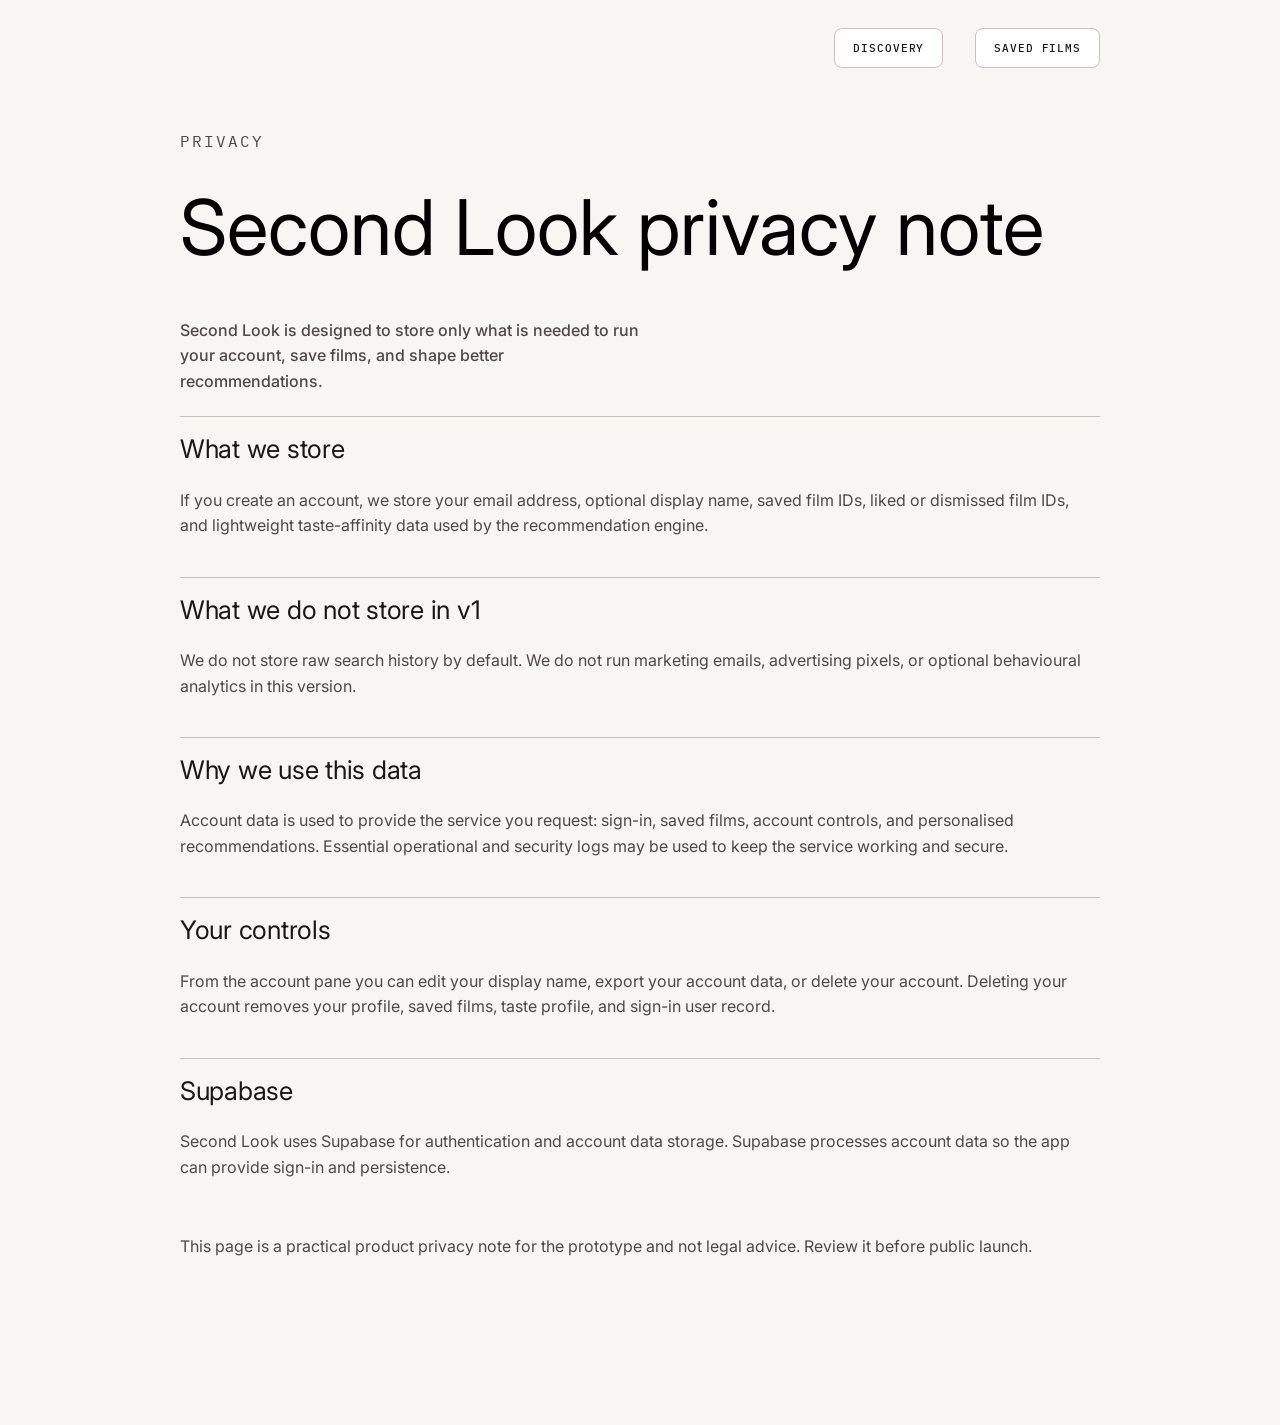
<file: privacy.html>
<!DOCTYPE html>
<html lang="en">
  <head>
    <meta charset="UTF-8" />
    <meta name="viewport" content="width=device-width, initial-scale=1.0" />
    <title>Privacy | Second Look</title>
    <link rel="preconnect" href="https://fonts.googleapis.com" />
    <link rel="preconnect" href="https://fonts.gstatic.com" crossorigin />
    <link
      href="https://fonts.googleapis.com/css2?family=IBM+Plex+Mono:wght@400;500;600&family=Inter:ital,wght@0,400;0,500;0,600;0,700;0,800;1,400&display=swap"
      rel="stylesheet"
    />
    <link rel="stylesheet" href="./styles.css?v=60" />
  </head>
  <body class="privacy-page">
    <div class="page-shell privacy-page-shell">
      <nav class="app-topbar" aria-label="Navigation">
        <a class="privacy-link" href="./index.html">Discovery</a>
        <a class="privacy-link" href="./saved.html">Saved films</a>
      </nav>

      <main class="card privacy-card">
        <p class="eyebrow">Privacy</p>
        <h1>Second Look privacy note</h1>
        <p class="hero-text">
          Second Look is designed to store only what is needed to run your account, save films, and shape better recommendations.
        </p>

        <section>
          <h2>What we store</h2>
          <p>
            If you create an account, we store your email address, optional display name, saved film IDs, liked or dismissed film IDs, and lightweight taste-affinity data used by the recommendation engine.
          </p>
        </section>

        <section>
          <h2>What we do not store in v1</h2>
          <p>
            We do not store raw search history by default. We do not run marketing emails, advertising pixels, or optional behavioural analytics in this version.
          </p>
        </section>

        <section>
          <h2>Why we use this data</h2>
          <p>
            Account data is used to provide the service you request: sign-in, saved films, account controls, and personalised recommendations. Essential operational and security logs may be used to keep the service working and secure.
          </p>
        </section>

        <section>
          <h2>Your controls</h2>
          <p>
            From the account pane you can edit your display name, export your account data, or delete your account. Deleting your account removes your profile, saved films, taste profile, and sign-in user record.
          </p>
        </section>

        <section>
          <h2>Supabase</h2>
          <p>
            Second Look uses Supabase for authentication and account data storage. Supabase processes account data so the app can provide sign-in and persistence.
          </p>
        </section>

        <p class="account-privacy-copy">
          This page is a practical product privacy note for the prototype and not legal advice. Review it before public launch.
        </p>
      </main>
    </div>
  </body>
</html>
</file>
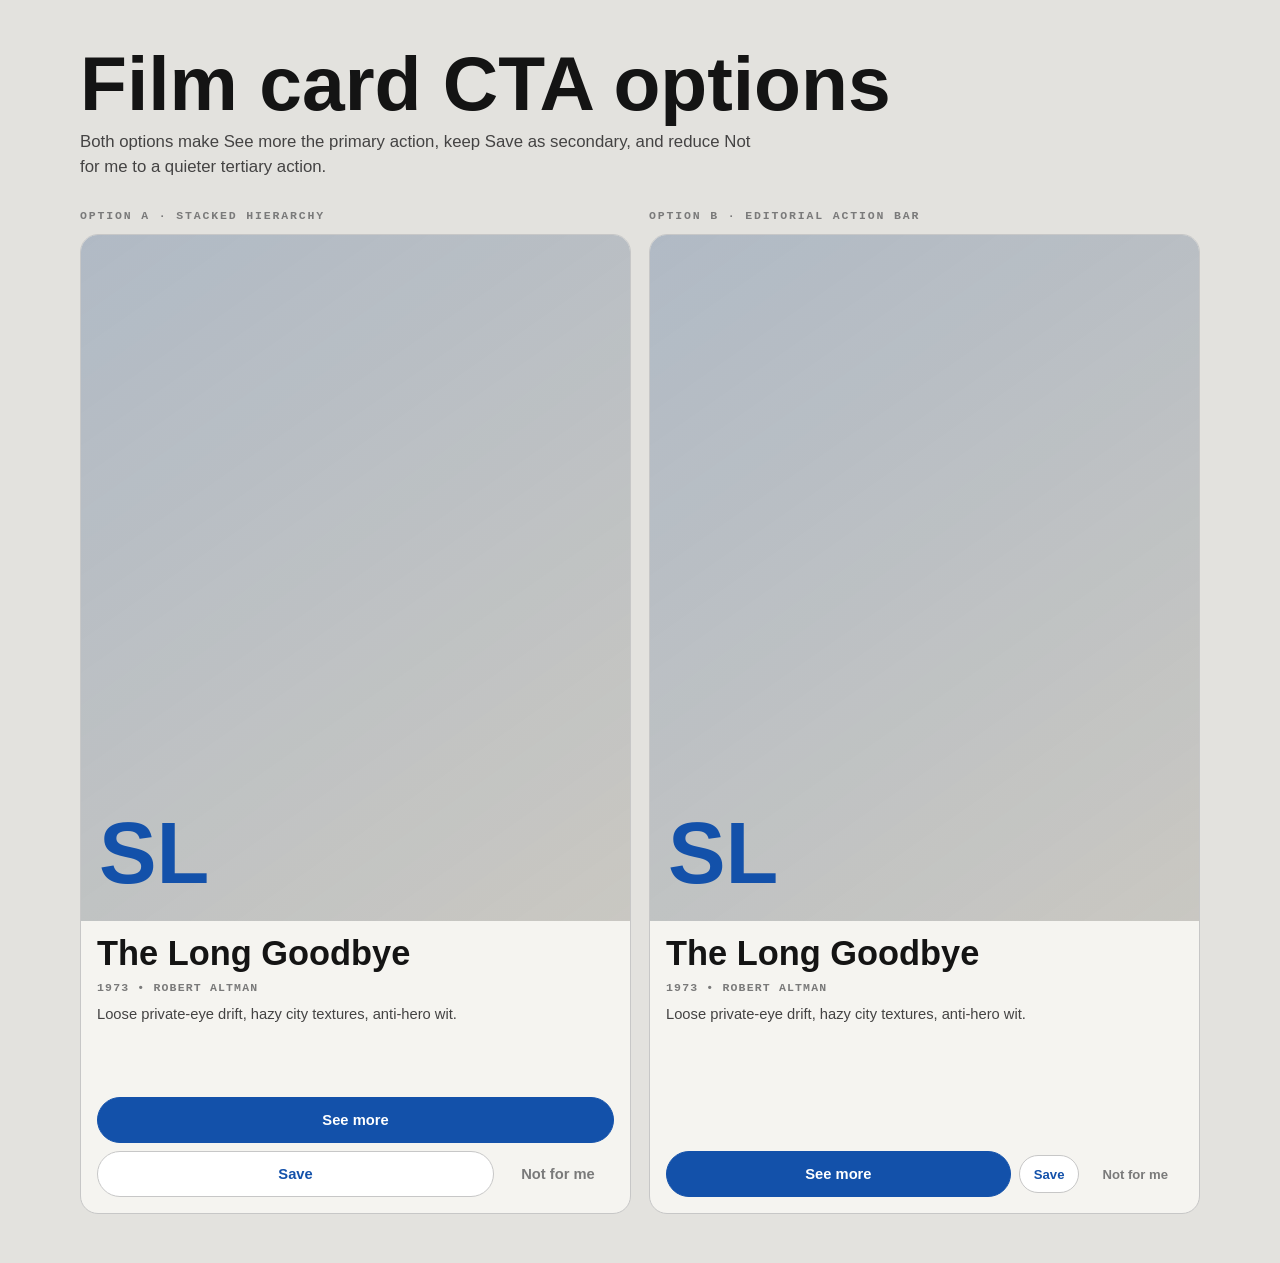
<file: QA/design-mockups/film-card-cta-options.html>
<!DOCTYPE html>
<html lang="en">
  <head>
    <meta charset="UTF-8" />
    <meta name="viewport" content="width=device-width, initial-scale=1.0" />
    <title>Second Look Film Card CTA Options</title>
    <style>
      :root {
        --bg: #e3e2de;
        --paper: #f5f4f0;
        --ink: #141414;
        --text: #444343;
        --muted: #7a7a7a;
        --line: #c7c7c7;
        --accent: #1351aa;
        --accent-soft: #dbe6f6;
        --save: #0f4d2c;
        --save-soft: #dce9df;
        --save-ink: #0f4d2c;
        --radius-md: 18px;
        --radius-pill: 999px;
        --display: "Helvetica Neue", Helvetica, Arial, sans-serif;
        --body: "Helvetica Neue", Helvetica, Arial, sans-serif;
        --mono: "IBM Plex Mono", ui-monospace, SFMono-Regular, Menlo, monospace;
        --control-height: 46px;
        --control-height-compact: 38px;
        --control-padding-x: 18px;
      }

      * {
        box-sizing: border-box;
      }

      body {
        margin: 0;
        min-height: 100vh;
        background: var(--bg);
        color: var(--ink);
        font-family: var(--body);
      }

      main {
        width: min(1120px, calc(100vw - 32px));
        margin: 0 auto;
        padding: 48px 0;
      }

      h1 {
        margin: 0 0 10px;
        font-size: clamp(2.2rem, 6vw, 5rem);
        line-height: 0.92;
      }

      .intro {
        max-width: 680px;
        margin: 0 0 30px;
        color: var(--text);
        font-size: 1.05rem;
        line-height: 1.5;
      }

      .options {
        display: grid;
        grid-template-columns: repeat(2, minmax(0, 1fr));
        gap: 18px;
      }

      .option-shell {
        display: grid;
        gap: 12px;
      }

      .option-label {
        margin: 0;
        color: var(--muted);
        font-family: var(--mono);
        font-size: 0.72rem;
        font-weight: 800;
        letter-spacing: 0.16em;
        text-transform: uppercase;
      }

      .film-card {
        overflow: hidden;
        border: 1px solid var(--line);
        border-radius: var(--radius-md);
        background: var(--paper);
      }

      .poster {
        aspect-ratio: 4 / 5;
        display: flex;
        align-items: flex-end;
        padding: 18px;
        background:
          linear-gradient(145deg, rgba(19, 81, 170, 0.18), rgba(20, 20, 20, 0.05)),
          #d3d1cb;
        color: var(--accent);
        font-family: var(--display);
        font-size: clamp(3rem, 8vw, 5.4rem);
        font-weight: 800;
      }

      .card-body {
        display: flex;
        min-height: 292px;
        flex-direction: column;
        gap: 10px;
        padding: 16px;
      }

      .card-title {
        margin: 0;
        font-size: clamp(1.6rem, 3vw, 2.15rem);
        line-height: 0.98;
      }

      .meta {
        margin: 0;
        color: var(--muted);
        font-family: var(--mono);
        font-size: 0.72rem;
        font-weight: 700;
        letter-spacing: 0.1em;
        text-transform: uppercase;
      }

      .rationale {
        margin: 0;
        color: var(--text);
        font-size: 0.92rem;
        line-height: 1.45;
      }

      .actions {
        margin-top: auto;
      }

      button {
        min-height: var(--control-height);
        border: 1px solid var(--line);
        border-radius: var(--radius-pill);
        padding: 0 var(--control-padding-x);
        font-family: var(--body);
        font-size: 0.92rem;
        font-weight: 800;
        letter-spacing: 0;
        cursor: default;
      }

      .primary {
        border-color: var(--accent);
        background: var(--accent);
        color: #fff;
      }

      .secondary {
        background: #fff;
        color: var(--accent);
      }

      .tertiary {
        border-color: transparent;
        background: transparent;
        color: var(--muted);
      }

      .option-a .actions {
        display: grid;
        gap: 8px;
      }

      .option-a .secondary-row {
        display: grid;
        grid-template-columns: minmax(0, 1fr) auto;
        gap: 8px;
      }

      .option-a .primary,
      .option-a .secondary {
        width: 100%;
      }

      .option-a .tertiary {
        min-width: 112px;
      }

      .option-b .actions {
        display: grid;
        grid-template-columns: minmax(0, 1fr) auto auto;
        gap: 8px;
        align-items: center;
      }

      .option-b .primary {
        min-width: 152px;
      }

      .option-b .secondary,
      .option-b .tertiary {
        min-height: var(--control-height-compact);
        padding: 0 14px;
        font-size: 0.82rem;
      }

      @media (max-width: 760px) {
        .options {
          grid-template-columns: 1fr;
        }

        .option-b .actions {
          grid-template-columns: 1fr;
        }

        .option-b .primary,
        .option-b .secondary,
        .option-b .tertiary {
          width: 100%;
          min-height: var(--control-height);
        }
      }
    </style>
  </head>
  <body>
    <main>
      <h1>Film card CTA options</h1>
      <p class="intro">Both options make See more the primary action, keep Save as secondary, and reduce Not for me to a quieter tertiary action.</p>

      <section class="options" aria-label="Film card CTA options">
        <div class="option-shell option-a">
          <p class="option-label">Option A · stacked hierarchy</p>
          <article class="film-card">
            <div class="poster">SL</div>
            <div class="card-body">
              <h2 class="card-title">The Long Goodbye</h2>
              <p class="meta">1973 • Robert Altman</p>
              <p class="rationale">Loose private-eye drift, hazy city textures, anti-hero wit.</p>
              <div class="actions">
                <button class="primary" type="button">See more</button>
                <div class="secondary-row">
                  <button class="secondary" type="button">Save</button>
                  <button class="tertiary" type="button">Not for me</button>
                </div>
              </div>
            </div>
          </article>
        </div>

        <div class="option-shell option-b">
          <p class="option-label">Option B · editorial action bar</p>
          <article class="film-card">
            <div class="poster">SL</div>
            <div class="card-body">
              <h2 class="card-title">The Long Goodbye</h2>
              <p class="meta">1973 • Robert Altman</p>
              <p class="rationale">Loose private-eye drift, hazy city textures, anti-hero wit.</p>
              <div class="actions">
                <button class="primary" type="button">See more</button>
                <button class="secondary" type="button">Save</button>
                <button class="tertiary" type="button">Not for me</button>
              </div>
            </div>
          </article>
        </div>
      </section>
    </main>
  </body>
</html>
</file>
<file: styles.css>
/* Inter + IBM Plex Mono are loaded via <link> in each page <head>. */

/* Design system — editorial, image-led, print restraint (see DESIGN.md).
   The film image is the design; UI chrome is quiet scaffolding. */
:root {
  --bg: #f8f6f2;            /* warm off-white */
  --panel: #f8f6f2;         /* flattened toward bg — avoid card-in-card */
  --panel-dark: #1a1814;    /* dark typographic (no-poster) cards */
  --paper: #ffffff;         /* elevated surface, used sparingly */
  --surface: #ffffff;
  --ink: #1a1814;           /* near-black, warm undertone */
  --text: #4f4943;          /* secondary labels, descriptions */
  --muted: #6f675f;         /* mono metadata: director, year, runtime */
  --line: #c9c2b8;          /* hairline dividers only */
  --border: #c9c2b8;
  --accent: #1a1814;        /* no colour accent — posters are the palette */
  --accent-soft: #f1efea;
  --save: #1a1814;
  --save-soft: #f1efea;
  --save-ink: #1a1814;
  --display: "Inter", -apple-system, BlinkMacSystemFont, "Segoe UI", Roboto, Helvetica, Arial, sans-serif;
  --body: "Inter", -apple-system, BlinkMacSystemFont, "Segoe UI", Roboto, Helvetica, Arial, sans-serif;
  --mono: "IBM Plex Mono", "SFMono-Regular", "Courier New", monospace;
  --radius-lg: 4px;
  --radius-md: 4px;
  --radius-pill: 0px;
  --radius-card: 4px;
  --radius-input: 2px;
  --control-height: 46px;
  --control-height-compact: 38px;
  --control-padding-x: 18px;
  --space-xs: 8px;
  --space-sm: 16px;
  --space-md: 32px;
  --space-lg: 64px;
  --space-xl: 120px;
  --max-width: 1080px;
  --card-gap: 24px;
}

* {
  box-sizing: border-box;
}

html {
  scroll-behavior: smooth;
}

body {
  margin: 0;
  min-height: 100vh;
  font-family: var(--body);
  color: var(--ink);
  background: var(--bg);
  overflow-x: hidden;
}

a,
button,
input {
  font: inherit;
}

a,
button,
h1,
h2,
h3,
p,
.card-title,
.match-meta {
  overflow-wrap: anywhere;
}

button {
  cursor: pointer;
}

.page-shell {
  width: min(1440px, calc(100% - 48px));
  margin: 0 auto;
  padding: 24px 0 56px;
}

.app-topbar {
  display: flex;
  justify-content: flex-end;
  gap: 10px;
  align-items: center;
  margin-bottom: 14px;
}

.account-button,
.privacy-link {
  display: inline-flex;
  min-height: var(--control-height);
  align-items: center;
  justify-content: center;
  padding: 0 var(--control-padding-x);
  border: 1px solid var(--line);
  border-radius: var(--radius-pill);
  background: var(--paper);
  color: var(--ink);
  font-size: 0.88rem;
  font-weight: 800;
  line-height: 1;
  text-decoration: none;
}

.privacy-link {
  width: auto;
}

.account-button:hover,
.privacy-link:hover,
.account-button.is-authenticated {
  border-color: var(--accent);
  color: var(--accent);
}

.account-button:disabled,
button:disabled,
input:disabled {
  cursor: not-allowed;
  opacity: 0.58;
}

.onboarding-overlay,
.account-overlay {
  position: fixed;
  inset: 0;
  z-index: 30;
}

.account-overlay {
  z-index: 40;
}

.onboarding-backdrop,
.account-modal-backdrop {
  position: absolute;
  inset: 0;
  background: rgba(20, 20, 20, 0.35);
}

.onboarding-dialog,
.account-auth-dialog,
.account-pane {
  position: absolute;
  border: 1px solid var(--line);
  background: var(--panel);
  box-shadow: 0 24px 80px rgba(20, 20, 20, 0.22);
}

.onboarding-dialog {
  top: 50%;
  left: 50%;
  width: min(560px, calc(100% - 32px));
  transform: translate(-50%, -50%);
  padding: 28px;
  border-radius: var(--radius-lg);
}

.onboarding-dialog h2,
.account-auth-dialog h2,
.privacy-card h1 {
  margin: 0;
  font-size: clamp(2.4rem, 6vw, 4.8rem);
  line-height: 0.92;
  letter-spacing: 0;
}

.account-pane h2 {
  margin: 0;
  max-width: 100%;
  font-size: clamp(1.8rem, 7vw, 2.8rem);
  line-height: 1;
  letter-spacing: 0;
  overflow-wrap: anywhere;
}

.onboarding-dialog p,
.account-copy,
.account-pane__head p,
.account-privacy-copy,
.account-import-card p,
.privacy-card p {
  color: var(--text);
  font-size: 1rem;
  line-height: 1.6;
}

.onboarding-actions,
.account-inline-actions {
  display: flex;
  flex-wrap: wrap;
  gap: 12px;
  align-items: center;
  margin-top: 20px;
}

.overlay-close-button {
  position: absolute;
  top: 14px;
  right: 14px;
  display: grid;
  width: 38px;
  height: 38px;
  place-items: center;
  border: 1px solid var(--line);
  border-radius: 50%;
  background: var(--paper);
  color: var(--ink);
  font-size: 1.25rem;
  line-height: 1;
}

.account-auth-dialog {
  top: 50%;
  left: 50%;
  width: min(480px, calc(100% - 32px));
  transform: translate(-50%, -50%);
  padding: 28px;
  border-radius: var(--radius-lg);
}

.account-pane {
  top: 0;
  right: 0;
  display: flex;
  flex-direction: column;
  gap: 18px;
  width: min(420px, 100%);
  height: 100%;
  padding: 30px;
  overflow-y: auto;
}

.account-pane__head {
  display: grid;
  gap: 8px;
  padding-right: 34px;
}

.account-pane__actions,
.account-form {
  display: grid;
  gap: 10px;
}

.account-form label {
  display: grid;
  gap: 8px;
  color: var(--muted);
  font-family: var(--mono);
  font-size: 0.68rem;
  font-weight: 700;
  letter-spacing: 0.14em;
  text-transform: uppercase;
}

.account-form .ghost-button,
.account-pane__actions .card-link-button {
  width: 100%;
  min-height: 48px;
  justify-content: center;
}

.account-notice,
.account-setup-note,
.account-import-card {
  margin: 0;
  padding: 14px 16px;
  border: 1px solid var(--line);
  background: var(--paper);
  color: var(--text);
  line-height: 1.5;
}

.account-notice-error {
  border-color: #9f4527;
  color: #7a2414;
}

.danger-button {
  border-color: #9f4527;
  color: #7a2414;
}

.privacy-page-shell {
  max-width: 920px;
}

.privacy-card {
  display: grid;
  gap: 22px;
  background: var(--panel);
}

.privacy-card section {
  display: grid;
  gap: 8px;
  padding-top: 18px;
  border-top: 1px solid var(--line);
}

.privacy-card h2 {
  margin: 0;
  font-size: clamp(1.4rem, 2vw, 2rem);
}

.saved-page-shell {
  display: flex;
  flex-direction: column;
  gap: 18px;
}

.saved-page-header,
.saved-page-list-card {
  background: var(--panel);
}

.saved-page-header {
  display: flex;
  justify-content: space-between;
  gap: 24px;
  align-items: flex-start;
}

.saved-page .page-shell h1 {
  margin: 0;
  font-size: clamp(2.8rem, 8vw, 5.8rem);
}

.saved-page-header__copy {
  max-width: 58ch;
}

.saved-page-header__back {
  min-width: 180px;
  max-width: 220px;
}

.saved-page-main {
  display: block;
}

.saved-films-list-shell {
  min-height: 220px;
}

.saved-films-list {
  display: grid;
  gap: 12px;
}

.saved-film-row {
  border: 1px solid var(--line);
  background: var(--paper);
}

.saved-film-row__summary {
  display: flex;
  justify-content: space-between;
  gap: 18px;
  align-items: flex-start;
  padding: 16px 18px;
}

.saved-film-row__meta {
  min-width: 0;
}

.saved-film-row__title {
  font-size: clamp(1.15rem, 2vw, 1.5rem);
  line-height: 1;
}

.saved-film-row__subline {
  margin: 8px 0 0;
  color: var(--muted);
  font-family: var(--mono);
  font-size: 0.72rem;
  letter-spacing: 0.14em;
  text-transform: uppercase;
  line-height: 1.6;
}

.saved-film-row__actions {
  flex-shrink: 0;
  width: 160px;
}

.saved-film-row__toggle {
  min-height: 46px;
}

.saved-film-row__detail {
  display: grid;
  grid-template-columns: minmax(220px, 280px) minmax(0, 1fr);
  border-top: 1px solid var(--line);
}

.saved-film-row__detail .poster-block {
  aspect-ratio: auto;
  min-height: 100%;
}

.saved-film-row__detail .card-body {
  padding: 18px;
}

.saved-films-empty-state {
  display: grid;
  gap: 14px;
  text-align: left;
}

.saved-films-empty-state p {
  max-width: 40ch;
}

.saved-films-empty-state__link {
  max-width: 240px;
}

.text-button:hover {
  color: var(--accent);
}

.saved-sidebar-button {
  width: 100%;
  min-height: 46px;
}

.saved-sidebar-button.is-active {
  border-color: var(--accent);
  background: var(--accent-soft);
  color: var(--accent);
}

.saved-sidebar-summary {
  margin: 10px 0 0;
  color: var(--muted);
  font-size: 0.82rem;
  line-height: 1.6;
}

.hero {
  display: grid;
  grid-template-columns: minmax(0, 1.58fr) minmax(300px, 0.78fr);
  gap: 22px;
  align-items: stretch;
  margin: 0 0 24px;
}

.hero-copy,
.hero-panel,
.card,
.result-card,
.empty-state,
.search-result {
  border: 1px solid var(--line);
  border-radius: var(--radius-lg);
  box-shadow: none;
}

.hero-copy,
.hero-panel,
.card {
  background: var(--panel);
}

.hero-copy {
  display: flex;
  flex-direction: column;
  justify-content: space-between;
  min-height: 560px;
  padding: clamp(24px, 3vw, 42px);
  background:
    linear-gradient(180deg, rgba(248, 246, 242, 0.5) 0%, rgba(248, 246, 242, 0.28) 50%, rgba(248, 246, 242, 0.82) 100%),
    var(--hero-image, url("./assets/images/hero/header-film-still.jpg")),
    var(--panel);
  background-size: cover;
  background-position: center;
  background-repeat: no-repeat;
}

.eyebrow,
.panel-label,
.field-label,
.field-label-row,
.match-meta,
.expanded-stat-label,
.expanded-reason-label,
.criterion-subtitle,
.results-subtitle,
.section-heading p,
.empty-state p {
  font-family: var(--mono);
}

.eyebrow,
.panel-label {
  margin: 0 0 12px;
  font-size: 0.75rem;
  font-weight: 700;
  letter-spacing: 0.2em;
  text-transform: uppercase;
  color: var(--muted);
}

h1,
h2,
h3,
.card-title,
.empty-state h3 {
  margin: 0;
  font-family: var(--display);
  font-weight: 700;
  line-height: 0.9;
  letter-spacing: 0;
}

h1 {
  display: flex;
  flex-direction: column;
  gap: 0.02em;
  margin: 16px 0 0;
  font-size: clamp(5.2rem, 12vw, 11rem);
  text-transform: none;
}

.hero-indent {
  margin-left: 17vw;
  color: var(--ink);
}

.hero-text {
  max-width: 58ch;
  margin: 24px 0 0;
  font-size: clamp(1.08rem, 1.3vw, 1.22rem);
  font-weight: 500;
  line-height: 1.62;
  color: var(--ink);
}

.hero-links {
  display: grid;
  grid-template-columns: repeat(2, minmax(0, 1fr));
  gap: 18px;
  margin-top: 34px;
}

.hero-link {
  display: flex;
  flex-direction: column;
  gap: 8px;
  min-height: 112px;
  align-items: center;
  justify-content: center;
  padding: 20px 22px;
  border: none;
  border-radius: 999px;
  background: var(--surface);
  color: var(--ink);
  text-decoration: none;
  text-align: center;
  transition:
    background-color 0.25s ease,
    border-color 0.25s ease,
    box-shadow 0.25s ease,
    transform 0.25s ease;
}

.hero-link:hover {
  background: var(--accent-soft);
  border-color: var(--ink);
  box-shadow: 0 14px 28px rgba(26, 24, 20, 0.16);
  transform: translateY(-2px);
}

.hero-link__title {
  font-family: var(--body);
  font-size: clamp(1.08rem, 1.5vw, 1.32rem);
  font-weight: 400;
  letter-spacing: 0;
  color: inherit;
}

.hero-link__hint {
  font-size: 0.9rem;
  font-weight: 700;
  line-height: 1.35;
  color: rgba(26, 24, 20, 0.66);
}

.browse-search {
  margin-bottom: 16px;
}

.browse-search__input {
  width: 100%;
  padding: 8px 12px;
  border: 1px solid var(--line);
  border-radius: var(--radius-pill);
  background: var(--paper);
  color: var(--ink);
  font-size: 0.9rem;
  font-family: var(--body);
  box-sizing: border-box;
}

.browse-search__input:focus {
  outline: none;
  border-color: var(--accent);
}

.hero-panel {
  display: flex;
  flex-direction: column;
  justify-content: space-between;
  padding: 24px;
  background: var(--panel-dark);
  border-color: var(--panel-dark);
  color: #ffffff;
}

.hero-panel .panel-label {
  color: rgba(255, 255, 255, 0.72);
}

.rotating-film-quote {
  margin: 0;
  max-width: 20ch;
  font-family: var(--body);
  font-size: 22px;
  font-weight: 300;
  line-height: 1.25;
  letter-spacing: 0;
  color: rgba(255, 255, 255, 0.9);
  opacity: 0;
  transition: opacity 1.2s linear;
}

.rotating-film-quote.is-visible {
  opacity: 1;
}

.quote-text,
.quote-film,
.quote-credit {
  display: block;
}

.quote-text {
  font-size: clamp(1.3rem, 2.2vw, 2.1rem);
  line-height: 1.15;
  letter-spacing: 0;
}

.quote-film {
  margin-top: 18px;
  font-size: 0.92rem;
  font-weight: 500;
  letter-spacing: 0;
  color: rgba(255, 255, 255, 0.92);
}

.quote-credit {
  margin-top: 4px;
  font-family: var(--mono);
  font-size: 0.72rem;
  font-weight: 500;
  letter-spacing: 0.14em;
  text-transform: uppercase;
  color: rgba(255, 255, 255, 0.64);
}

.home-flow {
  display: flex;
  flex-direction: column;
  gap: 30px;
}

.card {
  padding: clamp(22px, 2.3vw, 32px);
}

.controls.card {
  position: sticky;
  top: 16px;
}

.section-heading {
  margin-bottom: 0;
  padding-top: 8px;
}

.section-heading h2,
.results-head h2 {
  font-size: clamp(1.5rem, 2.4vw, 2.4rem);
  text-transform: none;
}

.results-head h2 {
  white-space: normal;
}

.section-heading p,
.results-subtitle,
.criterion-subtitle,
.empty-state p {
  margin: 10px 0 0;
  color: var(--muted);
  font-size: 0.82rem;
  line-height: 1.7;
}

.field-label,
.field-label-row {
  font-size: 0.75rem;
  font-weight: 700;
  letter-spacing: 0.2em;
  text-transform: uppercase;
  color: var(--muted);
}

.field-label-row {
  display: flex;
  justify-content: space-between;
  gap: 12px;
  align-items: center;
}

.taste-refine-section {
  display: flex;
  flex-direction: column;
  gap: 12px;
  padding: 16px 18px;
  background: rgba(236, 235, 230, 0.72);
}

.taste-refine-summary {
  display: flex;
  justify-content: space-between;
  gap: 18px;
  align-items: flex-start;
}

.taste-refine-summary {
  align-items: center;
}

.taste-refine-summary__copy {
  min-width: 0;
  max-width: 56ch;
}

.taste-refine-summary__copy h2 {
  font-size: clamp(1.3rem, 2vw, 2rem);
}

.taste-refine-summary__copy p {
  margin: 8px 0 0;
}

.taste-refine-summary .selected-seeds {
  flex: 1;
  margin: 0;
}

.taste-refine-panel {
  display: block;
  padding-top: 8px;
  border-top: 1px solid rgba(199, 199, 199, 0.72);
}

.search-area,
.director-area,
.bookmarks-area {
  margin-bottom: 24px;
}

.controls .director-area:last-of-type,
.controls .bookmarks-area:last-of-type {
  margin-bottom: 0;
}

.search-row {
  display: flex;
  gap: 12px;
  margin-top: 14px;
}

.director-area .field-label-row {
  margin-bottom: 12px;
}

input {
  width: 100%;
  padding: 16px 18px;
  border: 1px solid var(--line);
  border-radius: 0;
  background: var(--paper);
  color: var(--ink);
  font-size: 1rem;
}

input::placeholder {
  color: var(--muted);
}

input:focus {
  outline: none;
  border-color: var(--accent);
}

.ghost-button,
.text-button,
.search-result button,
.director-pill,
.card-link-button {
  transition:
    background-color 0.3s linear,
    border-color 0.3s linear,
    color 0.3s linear;
}

.ghost-button,
.search-result button,
.director-pill,
.card-link-button {
  display: inline-flex;
  min-height: var(--control-height);
  align-items: center;
  justify-content: center;
  padding: 0 var(--control-padding-x);
  border: 1px solid var(--line);
  border-radius: var(--radius-pill);
  background: var(--paper);
  color: var(--ink);
  line-height: 1;
  text-align: center;
  text-decoration: none;
  white-space: normal;
  text-wrap: balance;
}

.ghost-button {
  min-width: 132px;
  font-size: 0.92rem;
  font-weight: 800;
  text-transform: none;
}

.ghost-button:hover,
.search-result button:hover,
.director-pill:hover,
.card-link-button:hover {
  border-color: var(--accent);
  color: var(--accent);
}

.text-button {
  border: 0;
  padding: 0;
  background: transparent;
  color: var(--muted);
  font-size: 0.82rem;
  font-weight: 700;
  text-transform: none;
}

.search-results {
  display: grid;
  gap: 10px;
  margin-top: 14px;
}

.selected-seeds {
  margin-bottom: 12px;
}

.selected-seed-list {
  display: flex;
  flex-wrap: wrap;
  gap: 8px;
  margin-bottom: 0;
}

.selected-seed-chip {
  padding: 9px 12px;
  border: 1px solid var(--line);
  border-radius: var(--radius-pill);
  background: var(--paper);
  color: var(--ink);
  font-size: 0.8rem;
  font-weight: 700;
  text-transform: none;
}

.selected-seed-chip-secondary {
  color: var(--accent);
}

.selected-seed-chip-suggestion {
  background: rgba(245, 244, 240, 0.68);
  color: var(--text);
}

.selected-seed-empty {
  margin: 8px 0 0;
  color: var(--muted);
  font-size: 0.8rem;
  line-height: 1.5;
}

.search-result {
  display: flex;
  align-items: center;
  justify-content: space-between;
  gap: 16px;
  padding: 14px 16px;
  background: var(--paper);
}

.search-result strong,
.card-title {
  display: block;
}

.search-result strong {
  font-family: var(--display);
  font-size: 1.05rem;
  font-weight: 700;
  letter-spacing: 0;
  text-transform: none;
}

.match-meta {
  margin-top: 4px;
  font-size: 0.72rem;
  letter-spacing: 0.12em;
  text-transform: uppercase;
  color: var(--muted);
}

.search-result button {
  min-height: var(--control-height-compact);
  padding: 0 14px;
  font-size: 0.84rem;
  font-weight: 800;
  text-transform: none;
}

.director-list,
.card-actions {
  display: flex;
  flex-wrap: wrap;
  gap: 10px;
}

.discovery-bookmarks {
  display: grid;
  gap: 10px;
  min-width: 190px;
}

.discovery-bookmarks__empty {
  padding: 14px 16px;
  border: 1px solid var(--line);
  background: var(--paper);
  color: var(--muted);
  font-size: 0.8rem;
  line-height: 1.6;
}

.discovery-bookmark-pill {
  width: 100%;
  display: flex;
  justify-content: space-between;
  gap: 12px;
  align-items: baseline;
  padding: 14px 16px;
  border: 1px solid var(--line);
  background: var(--paper);
  color: var(--ink);
  text-align: left;
  transition:
    background-color 0.25s linear,
    border-color 0.25s linear,
    color 0.25s linear;
}

.discovery-bookmark-pill:hover {
  border-color: var(--accent);
  color: var(--accent);
}

.discovery-bookmark-pill__title {
  font-family: var(--display);
  font-size: 1rem;
  font-weight: 700;
  letter-spacing: 0;
}

.discovery-bookmark-pill__meta {
  font-family: var(--mono);
  font-size: 0.68rem;
  font-weight: 700;
  letter-spacing: 0.14em;
  text-transform: uppercase;
}

.director-pill {
  min-height: var(--control-height);
  padding: 0 14px;
  font-size: 0.92rem;
  font-weight: 700;
  text-transform: none;
}

.director-pill.active {
  border-color: var(--accent);
  background: var(--accent-soft);
  color: var(--accent);
}

.results {
  display: flex;
  flex-direction: column;
  gap: 22px;
}

.recommendations-section {
  background: var(--panel);
}

.results-head {
  display: flex;
  justify-content: space-between;
  gap: 24px;
  align-items: flex-start;
  padding-top: 0;
}

.browse-layout {
  display: grid;
  grid-template-columns: minmax(240px, 300px) minmax(0, 1fr);
  gap: 22px;
  align-items: start;
}

.browse-filters {
  display: flex;
  flex-direction: column;
  gap: 18px;
  padding: 20px;
  border: 1px solid var(--line);
  border-radius: var(--radius-lg);
  background:
    radial-gradient(circle at top left, rgba(159, 69, 39, 0.08), transparent 34%),
    var(--paper);
}

.browse-filters__head {
  display: flex;
  justify-content: space-between;
  gap: 16px;
  align-items: flex-start;
}

.browse-filters__head h3 {
  font-size: clamp(1.6rem, 2.4vw, 2.3rem);
  text-transform: none;
}

.browse-filters__summary {
  margin: 0;
  color: var(--text);
  font-size: 0.84rem;
  line-height: 1.6;
}

.browse-facets {
  display: grid;
  gap: 18px;
}

.browse-facet {
  display: grid;
  gap: 8px;
}

.browse-facet__label {
  color: var(--muted);
  font-family: var(--mono);
  font-size: 0.68rem;
  font-weight: 700;
  letter-spacing: 0.14em;
  text-transform: uppercase;
}

.browse-facet__options {
  display: flex;
  flex-wrap: wrap;
  gap: 6px;
}

.browse-facet__chip {
  padding: 5px 12px;
  border: 1px solid var(--line);
  border-radius: var(--radius-pill);
  background: var(--paper);
  color: var(--ink);
  font-family: var(--body);
  font-size: 0.8rem;
  font-weight: 600;
  cursor: pointer;
  transition:
    background-color 0.2s ease,
    border-color 0.2s ease,
    color 0.2s ease;
}

.browse-facet__chip:hover {
  border-color: var(--accent);
  color: var(--accent);
}

.browse-facet__chip.is-active {
  border-color: var(--accent);
  background: var(--accent);
  color: var(--paper);
}

.browse-facet__chip.is-disabled,
.browse-facet__chip:disabled {
  opacity: 0.32;
  cursor: not-allowed;
  border-color: var(--line);
  color: var(--muted);
  background: transparent;
}

.browse-facet__chip.is-disabled:hover,
.browse-facet__chip:disabled:hover {
  border-color: var(--line);
  color: var(--muted);
  background: transparent;
}

.browse-facet__empty {
  margin: 0;
  color: var(--muted);
  font-size: 0.78rem;
  font-style: italic;
}

.browse-results {
  display: flex;
  flex-direction: column;
  gap: 18px;
  min-width: 0;
}

.browse-results__grid {
  grid-template-columns: repeat(4, minmax(0, 1fr));
  gap: 14px;
}

.browse-film-card .poster-block {
  aspect-ratio: 2 / 3;
}

.browse-film-card .card-body {
  gap: 6px;
  padding: 10px 10px 12px;
}

.browse-film-card .card-title {
  font-size: clamp(0.92rem, 1vw, 1.05rem);
  line-height: 1.1;
}

.browse-film-card .match-meta {
  margin-top: 0;
  font-size: 0.62rem;
  letter-spacing: 0.1em;
}

.browse-film-card .discovery-card__rationale {
  font-size: 0.72rem;
  line-height: 1.4;
  -webkit-line-clamp: 1;
}

.browse-film-card .film-actions {
  grid-template-columns: 1fr 1fr;
  gap: 6px;
}

.browse-film-card .film-actions .card-link-button {
  min-height: var(--control-height-compact);
  min-width: 0;
  padding: 0 8px;
  font-size: 0.72rem;
}

.browse-film-card .film-actions .discovery-dismiss-button {
  min-width: 0;
}

.browse-film-card .film-screening-preview {
  gap: 4px;
  margin-top: 0;
  padding: 8px;
}

.browse-film-card .screening-meta {
  font-size: 0.72rem;
  line-height: 1.35;
}

.browse-film-card .card-detail-toggle {
  font-size: 0.72rem;
}

.results-subtitle {
  max-width: 36ch;
}

.criterion-section {
  display: flex;
  flex-direction: column;
  gap: 16px;
}

.criterion-divider {
  height: 1px;
  background: var(--line);
}

.criterion-head {
  display: flex;
  justify-content: space-between;
  gap: 24px;
  align-items: flex-end;
}

.criterion-head h3 {
  font-size: clamp(2.2rem, 3vw, 3.2rem);
  text-transform: none;
}

.results-grid {
  display: grid;
  grid-template-columns: repeat(auto-fill, minmax(270px, 1fr));
  gap: 24px;
}

/* --- Taste search ("films you love") --- */
.taste-search__sub {
  max-width: 60ch;
  margin: 4px 0 18px;
  color: var(--text);
  font-size: 0.98rem;
}
.taste-search__input {
  width: 100%;
  max-width: 640px;
  padding: 13px 16px;
  font-size: 1rem;
  border-radius: 14px;
  border: 1px solid var(--line);
  background: var(--paper);
  color: var(--ink);
}
.taste-search__input:focus {
  outline: none;
  border-color: var(--accent);
}
.taste-search__results {
  display: grid;
  gap: 6px;
  max-width: 640px;
  margin-top: 8px;
}
.taste-result {
  display: flex;
  flex-direction: column;
  align-items: flex-start;
  gap: 2px;
  padding: 10px 14px;
  border: 1px solid var(--line);
  border-radius: 12px;
  background: var(--paper);
  cursor: pointer;
  text-align: left;
  transition: border-color 0.15s, background 0.15s;
}
.taste-result:hover {
  border-color: var(--accent);
  background: var(--accent-soft);
}
.taste-result__title {
  font-weight: 700;
  color: var(--ink);
}
.taste-result__meta {
  font-size: 0.82rem;
  color: var(--muted);
}
.taste-search__muted {
  color: var(--muted);
  font-size: 0.88rem;
  margin: 8px 2px;
}
.taste-picks {
  display: flex;
  flex-wrap: wrap;
  gap: 8px;
  margin: 18px 0 6px;
}
.taste-chip {
  display: inline-flex;
  align-items: center;
  gap: 8px;
  padding: 7px 14px;
  border-radius: var(--radius-pill);
  background: var(--save);
  color: #fff;
  font-weight: 600;
  font-size: 0.9rem;
}
.taste-chip--ghost {
  background: transparent;
  color: var(--muted);
  border: 1px dashed var(--line);
  font-weight: 500;
}
.taste-chip__x {
  border: 0;
  background: transparent;
  color: #fff;
  cursor: pointer;
  font-size: 1.1rem;
  line-height: 1;
  padding: 0;
}
.taste-search__generate {
  margin-top: 16px;
}
.taste-recs-head {
  font-family: var(--mono);
  font-size: 0.72rem;
  letter-spacing: 0.14em;
  text-transform: uppercase;
  color: var(--muted);
  font-weight: 700;
  margin: 22px 0 0;
}
.taste-recs:not(:empty) {
  margin-top: 16px;
}

.results-grid-span {
  grid-column: 1 / -1;
}

.saved-results-empty-state {
  min-height: 220px;
}

.taste-quiz-shell,
.recommendation-empty-shell,
.discovery-shell {
  display: flex;
  flex-direction: column;
  gap: 20px;
  padding: 22px;
  border: 1px solid var(--line);
  border-radius: var(--radius-lg);
  background: var(--paper);
}

.taste-quiz-intro h3,
.recommendation-empty-shell h3,
.discovery-shell__head h3 {
  font-size: clamp(2rem, 3vw, 3rem);
  text-transform: none;
}

.taste-quiz-list {
  display: grid;
  gap: 14px;
}

.taste-card-swap-layout {
  display: grid;
  grid-template-columns: minmax(180px, 0.62fr) minmax(320px, 1fr);
  gap: 24px;
  align-items: center;
  min-height: 360px;
}

.taste-card-swap-copy {
  display: flex;
  flex-direction: column;
  justify-content: center;
  min-height: 260px;
  padding: 22px;
  border: 1px solid var(--line);
  border-radius: var(--radius-lg);
  background:
    radial-gradient(circle at 20% 15%, rgba(159, 69, 39, 0.16), transparent 32%),
    linear-gradient(145deg, #f7f0df 0%, #e7e2d6 100%);
}

.taste-card-swap-copy h4 {
  margin: 0 0 10px;
  font-size: clamp(1.5rem, 2.6vw, 2.4rem);
  line-height: 0.98;
  text-transform: none;
}

.taste-card-swap-copy p:last-child,
.taste-card-swap-note {
  margin: 0;
  color: var(--text);
  font-size: 0.88rem;
  line-height: 1.6;
}

.taste-card-swap {
  display: flex;
  flex-direction: column;
  gap: 14px;
  min-width: 0;
}

.taste-card-swap-stage {
  position: relative;
  min-height: 300px;
  perspective: 1200px;
  transform-style: preserve-3d;
}

.taste-swap-card {
  position: absolute;
  top: 50%;
  left: 50%;
  z-index: 1;
  display: flex;
  flex-direction: column;
  justify-content: center;
  width: min(calc(100% - 78px), 560px);
  min-height: 235px;
  border-radius: 26px;
  box-shadow: 0 28px 70px rgba(28, 24, 18, 0.18);
  opacity: 0;
  pointer-events: none;
  transform: translate(calc(-50% + 84px), calc(-50% - 72px)) scale(0.88) rotate(8deg) skewY(4deg);
  transition:
    opacity 0.32s ease,
    transform 0.48s cubic-bezier(0.22, 1, 0.36, 1),
    box-shadow 0.32s ease;
  will-change: transform, opacity;
}

.taste-swap-card.is-active {
  z-index: 4;
  opacity: 1;
  pointer-events: auto;
  transform: translate(-50%, -50%) scale(1) rotate(-1deg) skewY(0deg);
}

.taste-swap-card.is-next {
  z-index: 3;
  opacity: 0.78;
  transform: translate(calc(-50% + 38px), calc(-50% - 28px)) scale(0.96) rotate(2deg) skewY(2deg);
}

.taste-swap-card.is-third {
  z-index: 2;
  opacity: 0.46;
  transform: translate(calc(-50% + 72px), calc(-50% - 54px)) scale(0.92) rotate(5deg) skewY(3deg);
}

.taste-swap-card.is-hidden {
  opacity: 0;
}

.taste-swap-card-complete {
  background:
    radial-gradient(circle at 85% 10%, rgba(159, 69, 39, 0.18), transparent 30%),
    #efeee8;
}

.taste-card-swap-controls {
  display: flex;
  justify-content: flex-end;
}

.taste-quiz-question {
  padding: 16px;
  border: 1px solid var(--line);
  background: #efeee8;
}

.taste-quiz-question__head {
  display: flex;
  align-items: baseline;
  gap: 12px;
  margin-bottom: 12px;
}

.taste-quiz-question__count {
  font-family: var(--mono);
  font-size: 0.7rem;
  font-weight: 700;
  letter-spacing: 0.18em;
  text-transform: uppercase;
  color: var(--accent);
}

.taste-quiz-question h4 {
  font-size: 1.2rem;
  line-height: 1.1;
}

.taste-quiz-answers {
  display: flex;
  flex-wrap: wrap;
  gap: 10px;
}

.taste-quiz-answer {
  border: 1px solid var(--line);
  border-radius: var(--radius-pill);
  background: var(--paper);
  padding: 11px 14px;
  color: var(--ink);
  font-size: 0.88rem;
  font-weight: 700;
  transition:
    background-color 0.25s linear,
    border-color 0.25s linear,
    color 0.25s linear;
}

.taste-quiz-answer:hover,
.taste-quiz-answer.is-selected {
  border-color: var(--accent);
  background: var(--accent-soft);
  color: var(--accent);
}

.taste-quiz-footer,
.discovery-shell__footer,
.discovery-shell__head {
  display: flex;
  justify-content: space-between;
  align-items: flex-start;
  gap: 18px;
}

.taste-quiz-footer__copy,
.discovery-shell__summary,
.discovery-card__rationale {
  margin: 0;
  color: var(--text);
  font-size: 0.84rem;
  line-height: 1.6;
}

.taste-quiz-submit[disabled] {
  cursor: not-allowed;
  opacity: 0.45;
}

.discovery-grid-cards {
  display: grid;
  grid-template-columns: repeat(3, minmax(0, 1fr));
  gap: 16px;
}

.recommendation-stack {
  grid-template-columns: repeat(3, minmax(0, 1fr));
}

.discovery-card__meta {
  display: flex;
  flex-direction: column;
  gap: 8px;
}

.discovery-card__meta .match-meta {
  margin-top: 0;
}

.discovery-card__rationale {
  min-height: 0;
}

.film-card .discovery-card__rationale {
  display: -webkit-box;
  overflow: hidden;
  -webkit-box-orient: vertical;
  -webkit-line-clamp: 2;
}

.browse-film-card .card-detail-toggle {
  margin-top: 0;
}

.browse-card-links {
  display: flex;
  flex-wrap: wrap;
  gap: 14px;
  align-items: center;
  margin-top: 6px;
}

.discovery-action-button.is-active {
  border-color: var(--accent);
  background: var(--accent-soft);
  color: var(--accent);
}

.discovery-dismiss-button.is-active {
  border-color: var(--line);
  background: #ece7e0;
  color: var(--text);
}

.discovery-card-dismissed {
  opacity: 0.8;
}

.result-card {
  display: flex;
  flex-direction: column;
  overflow: hidden;
  background: var(--paper);
  min-height: 100%;
}

.result-card-expanded {
  grid-column: 1 / -1;
  display: grid;
  grid-template-columns: minmax(0, 1fr) minmax(320px, 420px);
  align-items: stretch;
}

.poster-block {
  position: relative;
  aspect-ratio: 4 / 5;
  overflow: hidden;
  background: #d7d7d1;
}

.result-card-expanded .poster-block {
  grid-column: 2;
  grid-row: 1;
  display: flex;
  align-items: center;
  justify-content: center;
  aspect-ratio: auto;
  min-height: 100%;
  padding: 0;
}

.poster-image {
  width: 100%;
  height: 100%;
  display: block;
  object-fit: cover;
}

.poster-monogram {
  display: flex;
  width: 100%;
  height: 100%;
  align-items: flex-end;
  padding: 18px;
  background: #d3d1cb;
  color: var(--accent);
  font-family: var(--display);
  font-size: clamp(2.4rem, 5vw, 4.2rem);
  font-weight: 800;
  letter-spacing: 0;
}

.card-body {
  display: flex;
  flex: 1;
  flex-direction: column;
  gap: 10px;
  min-width: 0;
  padding: 14px 14px 16px;
}

.result-card-expanded .card-body {
  grid-column: 1;
  grid-row: 1;
  padding: 18px 18px 20px;
}

.card-title {
  font-size: clamp(1.35rem, 2vw, 1.9rem);
  font-weight: 700;
  line-height: 1;
  text-transform: none;
}

.card-title-link {
  color: inherit;
  text-decoration: none;
}

.card-title-link:hover {
  color: var(--accent);
  text-decoration: underline;
  text-underline-offset: 0.12em;
}

.card-actions {
  margin-top: auto;
  flex-direction: column;
}

.film-actions {
  display: grid;
  grid-template-columns: minmax(0, 1fr) auto;
  gap: 10px;
  margin-top: auto;
}

.film-actions .card-link-button {
  width: auto;
  min-height: var(--control-height);
}

.film-actions .discovery-dismiss-button {
  min-width: 112px;
  background: transparent;
  color: var(--muted);
}

.card-detail-toggle {
  align-self: flex-start;
  margin-top: 2px;
}

.film-screening-preview {
  display: grid;
  gap: 8px;
  margin-top: 2px;
  padding: 12px;
  border: 1px solid rgba(19, 81, 170, 0.28);
  background: var(--accent-soft);
}

.screening-kicker,
.screening-meta {
  margin: 0;
}

.screening-kicker {
  color: var(--accent);
  font-family: var(--mono);
  font-size: 0.68rem;
  font-weight: 800;
  letter-spacing: 0.16em;
  text-transform: uppercase;
}

.screening-meta {
  color: var(--ink);
  font-size: 0.86rem;
  font-weight: 700;
  line-height: 1.45;
}

.screening-book-button {
  min-height: 42px;
}

.result-card-expanded .card-actions {
  align-items: stretch;
}

.card-link-button {
  width: 100%;
  min-height: var(--control-height);
  padding: 0 var(--control-padding-x);
  font-size: 0.88rem;
  font-weight: 800;
  letter-spacing: 0;
  text-transform: none;
}

.result-card-expanded .card-link-button {
  width: 100%;
  min-height: var(--control-height);
}

.card-link-button-secondary {
  color: var(--accent);
}

.card-link-button-tertiary {
  background: var(--paper);
}

.film-actions .save-action-button {
  border-color: var(--save);
  background: var(--save);
  color: #fff;
}

.film-actions .save-action-button.is-active {
  border-color: rgba(15, 77, 44, 0.45);
  background: var(--save-soft);
  color: var(--save-ink);
}

.screening-book-button {
  background: var(--accent);
  color: #fff;
}

.card-expanded-panel {
  margin-top: 14px;
  padding-top: 14px;
  border-top: 1px solid var(--line);
}

.expanded-stats {
  display: flex;
  flex-wrap: wrap;
  gap: 16px;
  margin-bottom: 14px;
}

/* Rating block links out to Letterboxd */
a.expanded-stats-link {
  text-decoration: none;
  color: inherit;
  border-radius: var(--radius-md);
  transition: opacity 0.2s ease;
}
a.expanded-stats-link:hover {
  opacity: 0.72;
}
a.expanded-stats-link:hover .expanded-stat-label {
  color: var(--accent);
}
a.expanded-stats-link:hover strong {
  text-decoration: underline;
}

/* Prominent "See more" toggle on film cards */
.card-detail-toggle--prominent {
  display: inline-block;
  margin-top: 4px;
  padding: 8px 18px;
  border: 1px solid var(--line);
  border-radius: var(--radius-pill);
  background: var(--paper);
  color: var(--ink);
  font-family: var(--body);
  font-weight: 700;
  font-size: 0.86rem;
  cursor: pointer;
  transition: border-color 0.2s ease, color 0.2s ease, background 0.2s ease;
}
.card-detail-toggle--prominent:hover {
  border-color: var(--accent);
  background: var(--accent-soft);
  color: var(--accent);
}

.expanded-stat {
  min-width: 180px;
}

.expanded-stat-label {
  display: block;
  margin-bottom: 4px;
  font-size: 0.7rem;
  font-weight: 700;
  letter-spacing: 0.18em;
  text-transform: uppercase;
  color: var(--muted);
}

.expanded-stat strong {
  font-family: var(--display);
  font-size: 1.15rem;
  font-weight: 700;
}

.expanded-reason {
  margin-bottom: 14px;
}

.expanded-availability {
  display: flex;
  flex-direction: column;
  gap: 12px;
  margin-bottom: 14px;
}

.availability-group {
  display: flex;
  flex-direction: column;
  gap: 8px;
}

.availability-label {
  display: block;
  color: var(--accent);
  font-size: 0.72rem;
  font-weight: 700;
  letter-spacing: 0.18em;
  text-transform: uppercase;
}

.availability-links {
  display: flex;
  flex-wrap: wrap;
  gap: 8px;
}

.availability-chip,
.availability-link-listing {
  display: inline-flex;
  align-items: center;
  min-height: 38px;
  padding: 8px 12px;
  border: 1px solid var(--line);
  border-radius: var(--radius-pill);
  background: var(--paper);
  color: var(--ink);
  text-decoration: none;
  font-size: 0.78rem;
  font-weight: 700;
  line-height: 1.35;
}

.availability-chip-muted {
  color: var(--muted);
}

.availability-link-listing {
  width: 100%;
  justify-content: flex-start;
}

.availability-chip:hover,
.availability-link-listing:hover {
  border-color: var(--accent);
  color: var(--accent);
}

.expanded-reason-label {
  display: block;
  margin-bottom: 6px;
  color: var(--accent);
  font-size: 0.72rem;
  font-weight: 700;
  letter-spacing: 0.18em;
  text-transform: uppercase;
}

.expanded-reason-copy,
.expanded-copy {
  margin: 0;
  color: var(--text);
  font-size: 13px;
  line-height: 1.55;
}

.result-card-expanded .poster-image {
  object-fit: cover;
}

.empty-state {
  padding: 26px;
  background: var(--paper);
}

.recommendations-empty-state {
  display: flex;
  align-items: center;
  justify-content: center;
  min-height: 280px;
  text-align: center;
}

.recommendations-empty-state p {
  max-width: 34ch;
  margin: 0;
  color: var(--text);
  font-size: 12px;
  line-height: 1.7;
}

.browse-empty-state {
  flex-direction: column;
  align-items: flex-start;
  justify-content: center;
  text-align: left;
  gap: 16px;
}

.browse-empty-state h3 {
  margin-bottom: 0;
}

.browse-empty-state p {
  max-width: 46ch;
}

.search-empty-state h3,
.search-empty-state p {
  font-size: 0.82rem;
  line-height: 1.7;
}

.empty-state h3 {
  margin-bottom: 10px;
  font-family: var(--body);
  font-size: 1.125rem;
  font-weight: 400;
  line-height: 1.5;
  letter-spacing: 0;
  text-transform: none;
  color: var(--text);
}

.calendar-preview-section {
  background:
    radial-gradient(circle at top right, rgba(53, 102, 87, 0.35), transparent 35%),
    linear-gradient(180deg, #17352f 0%, #132c27 100%);
  padding: 24px;
  border-color: rgba(19, 44, 39, 0.92);
}

.cinema-showtimes {
  overflow: hidden;
  color: #f7f8f5;
}

.cinema-showtimes__head {
  display: flex;
  justify-content: space-between;
  gap: 20px;
  align-items: flex-start;
  margin-bottom: 20px;
}

.cinema-showtimes__head h2 {
  color: #ffffff;
  font-size: clamp(1.65rem, 2.7vw, 2.6rem);
}

.cinema-showtimes__head-tools {
  display: flex;
  align-items: center;
  gap: 12px;
  flex-shrink: 0;
}

.cinema-showtimes__month {
  margin: 0;
  color: rgba(255, 255, 255, 0.78);
  font-family: var(--display);
  font-size: 1.05rem;
  font-weight: 700;
  letter-spacing: 0;
}

.cinema-showtimes__today {
  min-width: 92px;
  min-height: 42px;
  padding: 0 16px;
  border: 1px solid rgba(255, 255, 255, 0.18);
  border-radius: var(--radius-pill);
  background: rgba(255, 255, 255, 0.08);
  color: #ffffff;
  font-weight: 700;
  transition:
    background-color 0.25s linear,
    border-color 0.25s linear,
    color 0.25s linear;
}

.cinema-showtimes__today:hover,
.cinema-showtimes__today.is-active {
  border-color: #d4e7df;
  background: #d4e7df;
  color: #17352f;
}

.cinema-showtimes__intro {
  margin: 10px 0 0;
  max-width: 48ch;
  color: rgba(255, 255, 255, 0.72);
  font-size: 0.82rem;
  line-height: 1.6;
}

.cinema-showtimes__updated {
  margin: 10px 0 0;
  font-family: var(--mono);
  color: rgba(255, 255, 255, 0.54);
  font-size: 0.78rem;
  letter-spacing: 0.12em;
  text-transform: uppercase;
}

.cinema-showtimes__filters {
  display: grid;
  grid-template-columns: minmax(0, 260px);
  gap: 10px;
  margin-bottom: 18px;
}

.cinema-showtimes__filter {
  display: grid;
  gap: 6px;
}

.cinema-showtimes__filter-label {
  font-family: var(--mono);
  font-size: 0.68rem;
  font-weight: 700;
  letter-spacing: 0.14em;
  text-transform: uppercase;
  color: rgba(255, 255, 255, 0.64);
}

.cinema-showtimes__filter-select {
  width: 100%;
  min-height: 46px;
  padding: 0 14px;
  border: 1px solid rgba(255, 255, 255, 0.16);
  border-radius: var(--radius-pill);
  background: rgba(255, 255, 255, 0.95);
  color: #17352f;
  appearance: none;
}

.cinema-showtimes__calendar {
  display: grid;
  grid-template-columns: repeat(7, minmax(0, 1fr));
  gap: 10px;
  margin-bottom: 18px;
  padding-bottom: 4px;
}

.cinema-week-day {
  display: flex;
  flex-direction: column;
  min-height: 0;
  padding: 6px 8px;
  border: 1px solid rgba(255, 255, 255, 0.12);
  border-radius: 12px;
  background: rgba(255, 255, 255, 0.05);
  transition:
    background-color 0.25s linear,
    border-color 0.25s linear,
    transform 0.25s ease;
}

.cinema-week-day:hover {
  border-color: rgba(212, 231, 223, 0.36);
  background: rgba(255, 255, 255, 0.09);
}

.cinema-week-day.is-active {
  border-color: var(--accent, rgba(212, 231, 223, 0.7));
  background: rgba(212, 231, 223, 0.16);
}

@media (max-width: 720px) {
  .cinema-showtimes__calendar {
    grid-template-columns: repeat(7, minmax(96px, 1fr));
    overflow-x: auto;
  }
}

.cinema-week-day__button {
  display: flex;
  min-height: 100%;
  flex-direction: column;
  justify-content: flex-start;
  padding: 0;
  border: 0;
  background: transparent;
  color: inherit;
  text-align: left;
  cursor: pointer;
}

.cinema-week-day__label,
.cinema-week-day__month,
.cinema-week-day__count {
  font-family: var(--mono);
  font-size: 0.6rem;
  font-weight: 700;
  letter-spacing: 0.12em;
  text-transform: uppercase;
}

.cinema-week-day__label {
  color: rgba(255, 255, 255, 0.58);
}

.cinema-week-day__number {
  display: block;
  margin-top: 2px;
  font-family: var(--display);
  font-size: clamp(1.05rem, 1.35vw, 1.25rem);
  font-weight: 700;
  letter-spacing: -0.03em;
  line-height: 1;
  color: #ffffff;
}

.cinema-week-day__month {
  display: block;
  margin-top: 2px;
  color: rgba(255, 255, 255, 0.46);
}

.cinema-week-day__count {
  display: block;
  margin-top: 5px;
  color: rgba(255, 255, 255, 0.72);
}

.cinema-week-day__summary {
  display: block;
  margin-top: 2px;
  font-size: 0.56rem;
  color: rgba(255, 255, 255, 0.42);
}

.cinema-showtimes__list-head {
  display: flex;
  justify-content: space-between;
  gap: 12px;
  align-items: center;
  margin-bottom: 14px;
}

.cinema-showtimes__selection {
  margin: 0;
  color: rgba(255, 255, 255, 0.88);
  font-family: var(--mono);
  font-size: 0.72rem;
  font-weight: 700;
  letter-spacing: 0.14em;
  text-transform: uppercase;
}

.cinema-showtimes__clear-film {
  color: rgba(255, 255, 255, 0.78);
}

.cinema-showtimes__list {
  display: grid;
  grid-template-columns: repeat(3, minmax(0, 1fr));
  gap: 16px;
}

.cinema-showtimes-card {
  display: flex;
  flex-direction: column;
  overflow: hidden;
  min-height: 318px;
  border: 1px solid rgba(199, 199, 199, 0.88);
  border-radius: 32px;
  background: #f4f2ee;
}

.cinema-showtimes-card__body {
  display: flex;
  flex: 1;
  flex-direction: column;
  padding: 18px;
}

.cinema-showtimes-card__header {
  display: grid;
  grid-template-columns: 76px minmax(0, 1fr);
  gap: 14px;
  align-items: start;
  flex: 1;
}

.cinema-showtimes-card__meta {
  display: flex;
  flex: 1;
  flex-direction: column;
  min-width: 0;
  text-align: left;
}

.cinema-showtimes-card__logo {
  display: flex;
  align-items: center;
  justify-content: center;
  width: 76px;
  height: 76px;
  padding: 8px;
  border: 1px solid var(--line);
  border-radius: 22px;
  background: #fbfaf7;
}

.cinema-showtimes-card__logo-fallback {
  color: #17352f;
  font-family: var(--mono);
  font-size: 1rem;
  font-weight: 700;
  letter-spacing: 0.14em;
  text-transform: uppercase;
}

.cinema-showtimes-card__logo img {
  display: block;
  width: 100%;
  height: 100%;
  object-fit: contain;
}

.cinema-showtimes-card__cinema-name {
  margin: 8px 0 0;
  color: #767676;
  font-size: 0.74rem;
  letter-spacing: 0.2em;
}

.cinema-showtimes-card .card-title {
  display: -webkit-box;
  margin-top: 12px;
  overflow: hidden;
  color: #141414;
  font-size: clamp(1.35rem, 1.9vw, 1.9rem);
  line-height: 0.98;
  -webkit-box-orient: vertical;
  -webkit-line-clamp: 3;
}

.cinema-showtimes-card__times {
  margin: 10px 0 0;
  font-family: var(--mono);
  color: var(--text);
  font-size: 0.72rem;
  font-weight: 600;
  letter-spacing: 0.08em;
  line-height: 1.6;
  text-transform: uppercase;
}

.cinema-showtimes-card__actions {
  margin-top: auto;
  padding-top: 24px;
  align-items: stretch;
}

.cinema-showtimes-card__actions .card-link-button,
.cinema-showtimes-card__missing-link {
  display: flex;
  width: 100%;
  min-height: 56px;
  align-items: center;
  justify-content: center;
}

.cinema-showtimes-card__actions .card-link-button {
  font-size: 0.82rem;
}

.cinema-showtimes-card-compact .card-title {
  font-size: clamp(1.15rem, 1.5vw, 1.45rem);
}

.cinema-showtimes-card__missing-link {
  padding: 12px 14px;
  border: 1px solid var(--line);
  background: #ece7e0;
  color: var(--muted);
  font-family: var(--mono);
  font-size: 0.7rem;
  font-weight: 700;
  letter-spacing: 0.12em;
  text-align: center;
  text-transform: uppercase;
}

.cinema-showtimes__empty {
  border-radius: 0;
}

@media (max-width: 1120px) {
  .hero,
  .layout {
    grid-template-columns: 1fr;
  }

  .controls.card {
    position: static;
  }

  .hero-indent {
    margin-left: 8vw;
  }
}

@media (max-width: 960px) {
  .results-head,
  .criterion-head,
  .saved-page-header,
  .taste-refine-head,
  .taste-refine-summary,
  .cinema-showtimes__head,
  .cinema-showtimes__list-head,
  .taste-quiz-footer,
  .discovery-shell__footer,
  .discovery-shell__head {
    flex-direction: column;
    align-items: flex-start;
  }

  .results-grid,
  .discovery-grid-cards,
  .cinema-showtimes__list {
    grid-template-columns: repeat(2, minmax(0, 1fr));
  }

  .browse-results__grid {
    grid-template-columns: repeat(2, minmax(0, 1fr));
  }

  .browse-layout {
    grid-template-columns: 1fr;
  }

  .cinema-showtimes__filters {
    grid-template-columns: 1fr;
  }

  .cinema-showtimes__head-tools {
    width: 100%;
    justify-content: space-between;
  }

  .taste-card-swap-layout {
    grid-template-columns: 1fr;
    min-height: 0;
  }

  .taste-card-swap-copy {
    min-height: 0;
  }

  .taste-refine-toggle,
  .discovery-bookmarks {
    width: 100%;
  }
}

@media (max-width: 640px) {
  .page-shell {
    width: min(100% - 18px, 1500px);
    padding-top: 12px;
  }

  .app-topbar {
    flex-wrap: wrap;
    justify-content: flex-start;
  }

  .hero-copy,
  .hero-panel,
  .card {
    padding: 20px;
  }

  .hero-copy {
    min-height: 0;
  }

  .hero-links {
    grid-template-columns: 1fr;
    gap: 12px;
  }

  .hero-link {
    min-height: 92px;
  }

  h1 {
    font-size: clamp(4.1rem, 18vw, 7rem);
  }

  .hero-indent {
    margin-left: 0;
  }

  .search-row {
    flex-direction: column;
  }

  .ghost-button {
    width: 100%;
    min-height: 52px;
  }

  .results-grid,
  .discovery-grid-cards,
  .cinema-showtimes__list {
    grid-template-columns: 1fr;
  }

  .browse-results__grid {
    grid-template-columns: 1fr;
  }

  .recommendation-stack {
    grid-template-columns: 1fr;
  }

  .film-actions {
    grid-template-columns: 1fr;
  }

  .film-actions .card-link-button {
    width: 100%;
  }

  .cinema-showtimes__calendar {
    grid-template-columns: repeat(7, minmax(132px, 1fr));
  }

  .cinema-showtimes-card__header {
    grid-template-columns: 1fr;
  }

  .cinema-showtimes-card__logo {
    width: 67px;
    height: 67px;
  }

  .result-card-expanded {
    display: flex;
    flex-direction: column;
  }

  .result-card-expanded .poster-block {
    grid-column: auto;
    grid-row: auto;
    aspect-ratio: 4 / 3;
    min-height: 0;
  }

  .saved-film-row__summary,
  .saved-film-row__detail {
    grid-template-columns: 1fr;
    display: grid;
  }

  .saved-film-row__actions,
  .saved-page-header__back {
    width: 100%;
    max-width: none;
  }

  .taste-quiz-shell,
  .discovery-shell {
    padding: 18px;
  }

  .taste-card-swap-stage {
    min-height: 340px;
  }

  .taste-swap-card {
    width: calc(100% - 34px);
    min-height: 290px;
    padding: 18px;
  }

  .taste-swap-card.is-next {
    transform: translate(calc(-50% + 16px), calc(-50% - 18px)) scale(0.96) rotate(2deg) skewY(1deg);
  }

  .taste-swap-card.is-third {
    transform: translate(calc(-50% + 28px), calc(-50% - 34px)) scale(0.92) rotate(4deg) skewY(2deg);
  }

  .taste-card-swap-controls {
    justify-content: stretch;
  }
}

/* ============================================================
   DESIGN REFRESH — editorial system (DESIGN.md)
   Minimal · image-led · print restraint. Layered last to win.
   ============================================================ */

body {
  font-family: var(--body);
  color: var(--ink);
  background: var(--bg);
  font-size: 18px;
  line-height: 1.55;
  -webkit-font-smoothing: antialiased;
}

.page-shell {
  width: min(var(--max-width), calc(100% - 48px));
  padding: 28px 0 var(--space-xl);
}

/* Flatten chrome — quiet scaffolding, no card-in-card layering */
.card,
.hero-copy,
.hero-panel,
.recommendations-section,
.taste-search.card,
.cinema-showtimes.card,
.saved-films-section.card,
.results.card {
  background: transparent;
  border: none;
  box-shadow: none;
  padding-left: 0;
  padding-right: 0;
}

.home-flow > section {
  margin-top: var(--space-lg);
  padding-top: var(--space-lg);
  border-top: 1px solid var(--border);
}
.home-flow > section:first-child { border-top: none; padding-top: 0; }

/* Top-bar spacing (button styling + hero card treatment live in the
   refinements block at the end of this file). */
.app-topbar { gap: var(--space-md); margin-bottom: var(--space-md); }

/* Hero — editorial display serif headline */
h1 {
  display: block;
  font-family: var(--display);
  font-weight: 400;
  letter-spacing: -0.02em;
  line-height: 0.98;
  font-size: clamp(3.4rem, 8vw, 5rem);
  text-transform: none;
  margin: var(--space-md) 0 0;
  color: #000000;
}
.hero-indent { margin-left: 0; }
.hero-text {
  font-family: var(--body);
  font-size: 1.2rem;
  line-height: 1.5;
  color: #000000;
  max-width: 46ch;
  margin-top: var(--space-md);
}

/* Hero CTAs — no card, no pill: quiet editorial links under a hairline */
.hero-links { gap: var(--space-md); margin-top: var(--space-lg); }
/* Hero CTAs render as the solid buttons defined in the base .hero-link block above. */

/* Eyebrows / section labels */
.eyebrow,
.panel-label {
  font-family: var(--mono);
  font-size: 11px;
  font-weight: 400;
  letter-spacing: 0.12em;
  text-transform: uppercase;
  color: var(--muted);
  margin: 0 0 var(--space-sm);
}

/* Section headings + editorial prose */
h2 { font-family: var(--display); font-weight: 400; letter-spacing: -0.01em; font-size: 2rem; line-height: 1.1; }
h3 { font-family: var(--display); font-weight: 400; letter-spacing: -0.01em; }
.taste-search__sub,
.cinema-showtimes__intro,
.hero-text { font-family: var(--body); }

/* Metadata — mono uppercase */
.match-meta {
  font-family: var(--mono);
  font-size: 11px;
  letter-spacing: 0.08em;
  text-transform: uppercase;
  color: var(--muted);
}

/* Search inputs — single underline, no box */
.taste-search__input,
.browse-search__input,
#movie-search,
#taste-search-input {
  border: none;
  border-bottom: 1px solid var(--border);
  border-radius: 0;
  background: none;
  padding: 12px 0;
  min-height: auto;
  font-family: var(--display);
  font-size: 20px;
  color: var(--ink);
}
.taste-search__input:focus,
.browse-search__input:focus,
#movie-search:focus,
#taste-search-input:focus {
  outline: none;
  box-shadow: none;
  border-bottom-color: var(--ink);
}
.taste-search__input::placeholder,
.browse-search__input::placeholder,
#taste-search-input::placeholder { color: var(--muted); }

/* Card titles */
.card-title {
  font-family: var(--display);
  font-weight: 500;
  font-size: 20px;
  letter-spacing: 0;
  line-height: 1.15;
  color: var(--ink);
}

/* Buttons — strip pill/chrome, text-forward */
.ghost-button,
.card-link-button,
.text-button,
.card-detail-toggle,
.card-detail-toggle--prominent {
  border-radius: 0;
  box-shadow: none;
}
.ghost-button {
  border: 1px solid var(--ink);
  background: none;
  color: var(--ink);
  font-family: var(--mono);
  font-size: 11px;
  letter-spacing: 0.1em;
  text-transform: uppercase;
  font-weight: 400;
}
.card-detail-toggle,
.card-detail-toggle--prominent,
.text-button {
  font-family: var(--mono);
  font-size: 11px;
  letter-spacing: 0.08em;
  text-transform: uppercase;
}

/* No pills anywhere */
.browse-facet__chip,
.pill,
.badge { border-radius: 0; }

/* Dividers */
hr { border: none; border-top: 1px solid var(--border); }

/* Cinema listings — quiet gallery cards, text-forward actions */
.cinema-showtimes-card {
  background: transparent;
  border: 1px solid var(--border);
  border-radius: var(--radius-card);
  box-shadow: none;
}
.cinema-showtimes-card__times,
.cinema-showtimes-card__cinema-name { font-family: var(--mono); }
.cinema-showtimes-card .card-link-button,
.screening-book-button {
  background: none;
  border: none;
  border-top: 1px solid var(--border);
  border-radius: 0;
  color: var(--ink);
  font-family: var(--mono);
  font-size: 11px;
  letter-spacing: 0.1em;
  text-transform: uppercase;
  min-height: auto;
  justify-content: flex-start;
  padding: 12px 0 0;
}
.cinema-showtimes-card .card-link-button:hover,
.screening-book-button:hover { background: none; color: var(--ink); text-decoration: underline; }
.cinema-week-day,
.cinema-week-day__button,
.cinema-showtimes__today,
.cinema-showtimes__filter-select { border-radius: var(--radius-card); }

/* Contrast fixes (Codex #11 P1/P2): these sections were dark panels with
   light text; the flatten removed the dark bg, so recolor foreground to the
   light-theme tokens for readability on the off-white ground. */
.cinema-showtimes { color: var(--text); }
.cinema-showtimes__head h2 { color: var(--ink); }
.cinema-showtimes__month { color: var(--text); }
.cinema-showtimes__intro { color: var(--text); }
.cinema-showtimes__updated { color: var(--muted); }
.cinema-showtimes__filter-label { color: var(--muted); }
.cinema-showtimes__filter-select {
  background: var(--surface);
  color: var(--ink);
  border-color: var(--border);
}
.cinema-showtimes__today {
  background: none;
  color: var(--ink);
  border-color: var(--border);
}
.cinema-showtimes__today:hover,
.cinema-showtimes__today.is-active {
  background: var(--ink);
  color: var(--bg);
  border-color: var(--ink);
}
.cinema-week-day { background: none; border-color: var(--border); }
.cinema-week-day:hover { background: none; border-color: var(--ink); }
.cinema-week-day.is-active { background: var(--accent-soft); border-color: var(--ink); }
.cinema-week-day__label { color: var(--muted); }
.cinema-week-day__number { color: var(--ink); }
.cinema-week-day__month { color: var(--muted); }
.cinema-week-day__count { color: var(--text); }
.cinema-week-day__summary { color: var(--muted); }
.cinema-showtimes__selection { color: var(--text); }

/* ============================================================
   Portrait poster-led film cards (DESIGN.md)
   The poster is the object; text sits quietly beneath it.
   (Quote colours live in the refinements block, on its dark card.)
   ============================================================ */
.film-card {
  background: none;
  border: none;
  box-shadow: none;
  overflow: visible;
}
.film-card .poster-block {
  border-radius: var(--radius-card);
  background: #ece9e3;
}
/* Portrait frame only when collapsed — the expanded card fills its column. */
.film-card:not(.result-card-expanded) .poster-block {
  aspect-ratio: 2 / 3;
}
.film-card .poster-image { border-radius: var(--radius-card); }

/* No-poster: dark typographic card — intentional accent pieces in the grid */
.poster-fallback {
  display: flex;
  flex-direction: column;
  align-items: center;
  justify-content: center;
  gap: 10px;
  padding: 24px 20px;
  background: var(--panel-dark);
  text-align: center;
}
.poster-fallback__title {
  display: -webkit-box;
  -webkit-line-clamp: 4;
  -webkit-box-orient: vertical;
  overflow: hidden;
  font-family: var(--display);
  font-weight: 500;
  font-size: clamp(1.5rem, 2.4vw, 2.1rem);
  line-height: 1.12;
  letter-spacing: -0.01em;
  color: var(--bg);
}
.poster-fallback__director {
  font-family: var(--mono);
  font-size: 10px;
  letter-spacing: 0.1em;
  text-transform: uppercase;
  color: var(--muted);
}

/* Card body sits under the poster, no chrome */
.film-card .card-body,
.film-card .film-card-body {
  padding: var(--space-sm) 0 0;
  gap: 6px;
  background: none;
}
.film-card .card-title { font-size: 20px; }
.film-card .match-meta { margin: 0; }

/* "Why" text — editorial italic */
.film-card .discovery-card__rationale {
  font-family: var(--body);
  font-style: italic;
  font-size: 15px;
  line-height: 1.4;
  color: var(--text);
  margin: 4px 0 0;
}

/* Actions — text-only, mono, no button chrome */
.film-actions { gap: var(--space-md); margin-top: var(--space-xs); }
.film-actions .card-link-button {
  min-height: auto;
  padding: 0;
  border: none;
  background: none;
  border-radius: 0;
  color: var(--text);
  font-family: var(--mono);
  font-size: 11px;
  font-weight: 400;
  letter-spacing: 0.1em;
  text-transform: uppercase;
}
.film-actions .card-link-button:hover { color: var(--ink); background: none; text-decoration: underline; }
.film-actions .save-action-button.is-active,
.film-actions .discovery-dismiss-button.is-active { color: var(--ink); }
.film-card .card-detail-toggle {
  align-self: flex-start;
  margin-top: var(--space-xs);
  padding: 0;
  border: none;
  background: none;
  color: var(--muted);
}
.film-card .card-detail-toggle:hover { color: var(--ink); text-decoration: underline; }

/* ============================================================
   Refinements: header/quote card treatment, button nav,
   mobile top bar (product direction on top of the refresh).
   ============================================================ */

.hero { align-items: stretch; gap: var(--space-md); }

/* Header: restore the card with the rotating background image */
.hero-copy {
  min-height: 460px;
  padding: var(--space-md);
  border: 1px solid var(--border);
  border-radius: 14px;
  background:
    linear-gradient(180deg, rgba(248, 246, 242, 0.5) 0%, rgba(248, 246, 242, 0.28) 50%, rgba(248, 246, 242, 0.82) 100%),
    var(--hero-image, url("./assets/images/hero/header-film-still.jpg")),
    var(--surface);
  background-size: cover;
  background-position: center;
  background-repeat: no-repeat;
  overflow: hidden;
}
.hero-copy h1 { margin-top: 0; }

/* Quote module: its own dark card */
.hero-panel {
  display: flex;
  flex-direction: column;
  justify-content: center;
  gap: 4px;
  padding: var(--space-md);
  border: 1px solid var(--panel-dark);
  border-radius: 14px;
  background: var(--panel-dark);
}
.rotating-film-quote { color: rgba(255, 255, 255, 0.92); }
.quote-film { color: #ffffff; }
.quote-credit { color: rgba(255, 255, 255, 0.6); }

/* Navigation: real rounded-corner buttons (clearly clickable) */
.account-button,
.privacy-link {
  min-height: 40px;
  padding: 0 18px;
  border: 1px solid var(--border);
  border-radius: 8px;
  background: var(--surface);
  color: var(--ink);
  font-family: var(--mono);
  font-size: 11px;
  font-weight: 500;
  letter-spacing: 0.08em;
  text-transform: uppercase;
}
.account-button:hover,
.privacy-link:hover,
.account-button.is-authenticated {
  border-color: var(--ink);
  background: var(--surface);
  color: var(--ink);
}

/* Mobile top bar: keep buttons tidy instead of spilling awkwardly */
@media (max-width: 600px) {
  .app-topbar {
    flex-wrap: wrap;
    justify-content: flex-start;
    gap: 8px;
    margin-bottom: 20px;
  }
  .account-button,
  .privacy-link {
    min-height: 34px;
    padding: 0 12px;
    font-size: 10px;
    letter-spacing: 0.06em;
  }
  .hero-copy { min-height: 320px; }
}

/* Recommendation experience: compact progressive disclosure in the canonical UI. */
.taste-field-label {
  display: block;
  margin: 24px 0 4px;
  font-family: var(--mono);
  font-size: 11px;
  font-weight: 500;
  letter-spacing: 0.08em;
  text-transform: uppercase;
  color: var(--text);
}

.taste-sharpen {
  max-width: 760px;
  margin-top: 22px;
  border-top: 1px solid var(--border);
  border-bottom: 1px solid var(--border);
}

.taste-sharpen summary {
  display: flex;
  justify-content: space-between;
  gap: 16px;
  padding: 16px 0;
  cursor: pointer;
  font-family: var(--mono);
  font-size: 12px;
  letter-spacing: 0.08em;
  text-transform: uppercase;
}

.taste-sharpen summary span { color: var(--muted); }
.taste-sharpen__body { padding: 0 0 22px; }

#taste-prompt {
  width: 100%;
  resize: vertical;
  padding: 12px;
  border: 1px solid var(--border);
  border-radius: 8px;
  background: var(--surface);
  color: var(--ink);
  font: 400 16px/1.5 var(--body);
}

#taste-prompt:focus { outline: 2px solid var(--ink); outline-offset: 2px; }
.taste-character-count { margin: 5px 0 0; text-align: right; color: var(--muted); font: 10px var(--mono); }
.taste-calibration { display: grid; gap: 18px; }
.taste-question { margin: 0; padding: 0; border: 0; }
.taste-question legend { margin-bottom: 8px; font-weight: 600; color: var(--ink); }
.taste-question__options { display: flex; flex-wrap: wrap; gap: 8px; }
.taste-question__options label { position: relative; cursor: pointer; }
.taste-question__options input { position: absolute; opacity: 0; pointer-events: none; }
.taste-question__options span {
  display: block;
  padding: 8px 11px;
  border: 1px solid var(--border);
  border-radius: 6px;
  background: var(--surface);
  color: var(--text);
  font-size: 13px;
}
.taste-question__options input:checked + span { border-color: var(--ink); background: var(--ink); color: var(--surface); }
.taste-question__options input:focus-visible + span { outline: 2px solid var(--ink); outline-offset: 2px; }

.taste-search__generate { min-width: 220px; min-height: 44px; }
.taste-search__generate:disabled { cursor: not-allowed; opacity: 0.45; }
.taste-status { max-width: 74ch; margin: 14px 0 0; color: var(--text); font-size: 14px; line-height: 1.5; }
.taste-card__ratings,
.taste-card__availability { margin: 1px 0; color: var(--muted); font: 10px/1.4 var(--mono); letter-spacing: 0.06em; text-transform: uppercase; }
.film-card .discovery-card__rationale strong { font-style: normal; }

.taste-refinements {
  display: grid;
  grid-template-columns: minmax(220px, 1.5fr) repeat(4, minmax(130px, 1fr));
  gap: 18px;
  align-items: end;
  margin-top: 38px;
  padding-top: 24px;
  border-top: 1px solid var(--border);
}
.taste-refinements[hidden] { display: none; }
.taste-refinements h3 { margin: 0; font-size: 20px; }
.taste-refinements label { display: grid; gap: 7px; color: var(--text); font: 10px var(--mono); letter-spacing: 0.07em; text-transform: uppercase; }
.taste-refinements select {
  width: 100%;
  min-height: 40px;
  padding: 0 9px;
  border: 1px solid var(--border);
  border-radius: 6px;
  background: var(--surface);
  color: var(--ink);
  font: 14px var(--body);
  text-transform: none;
}

@media (max-width: 900px) {
  .taste-refinements { grid-template-columns: repeat(2, minmax(0, 1fr)); }
  .taste-refinements > div { grid-column: 1 / -1; }
}

@media (max-width: 600px) {
  .hero-links { grid-template-columns: 1fr; }
  .hero-link { height: 114px; min-height: 114px; }
  .taste-question__options { display: grid; grid-template-columns: 1fr 1fr; }
  .taste-question__options span { height: 100%; }
  .taste-refinements { grid-template-columns: 1fr; }
  .taste-refinements > div { grid-column: auto; }
  .taste-search__generate { width: 100%; }
}
</file>
